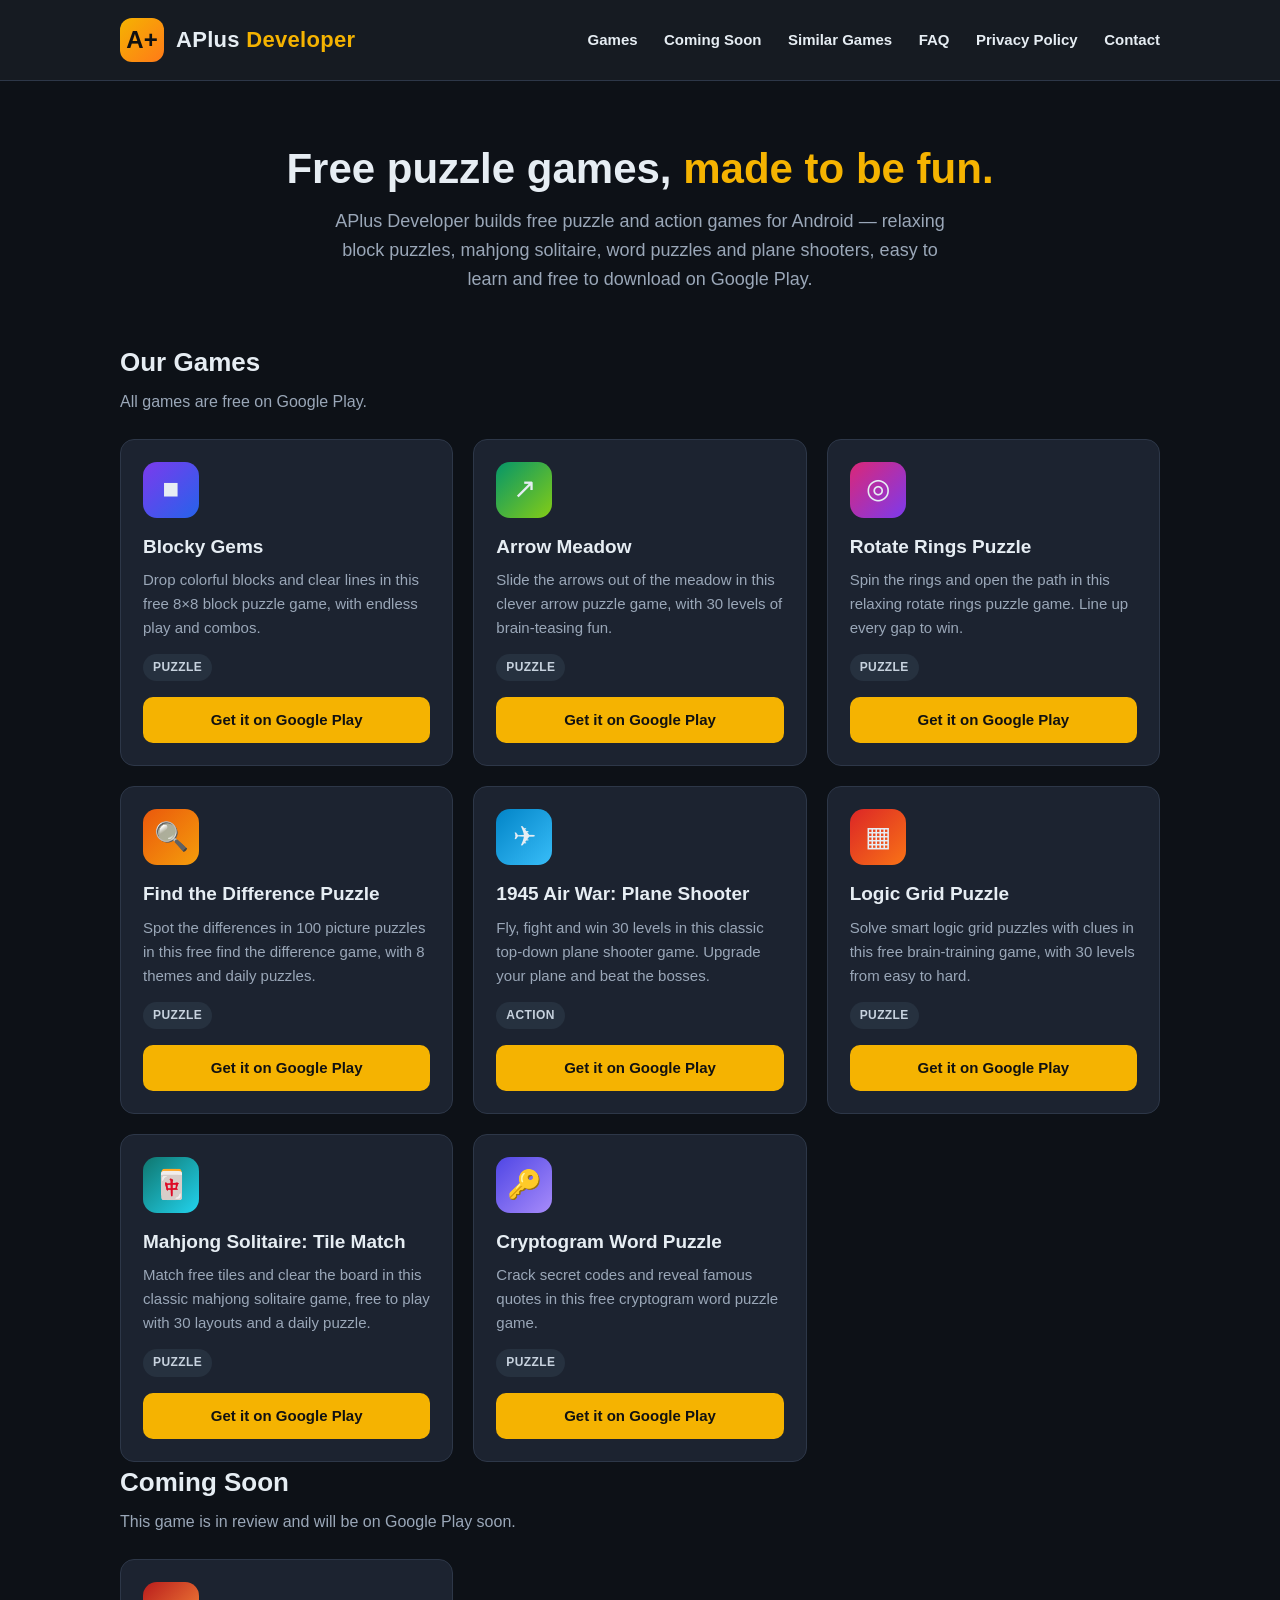
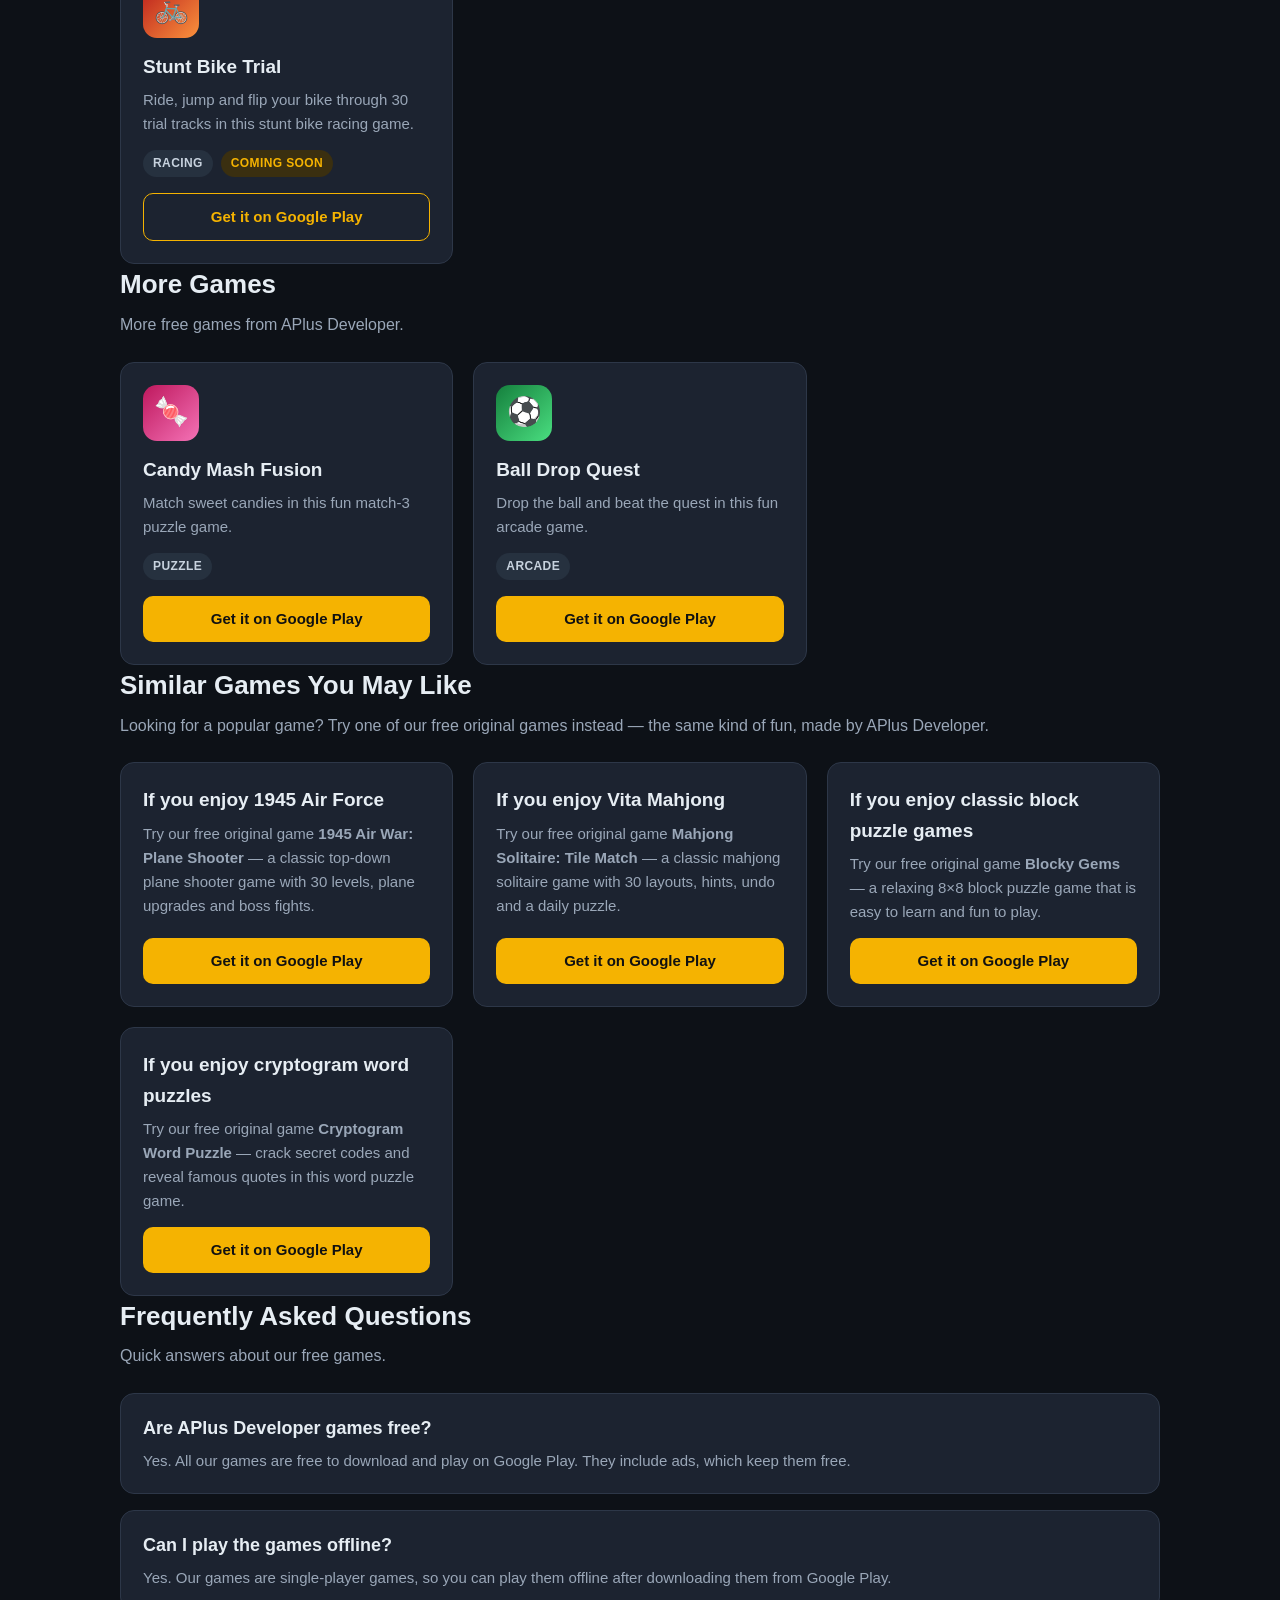
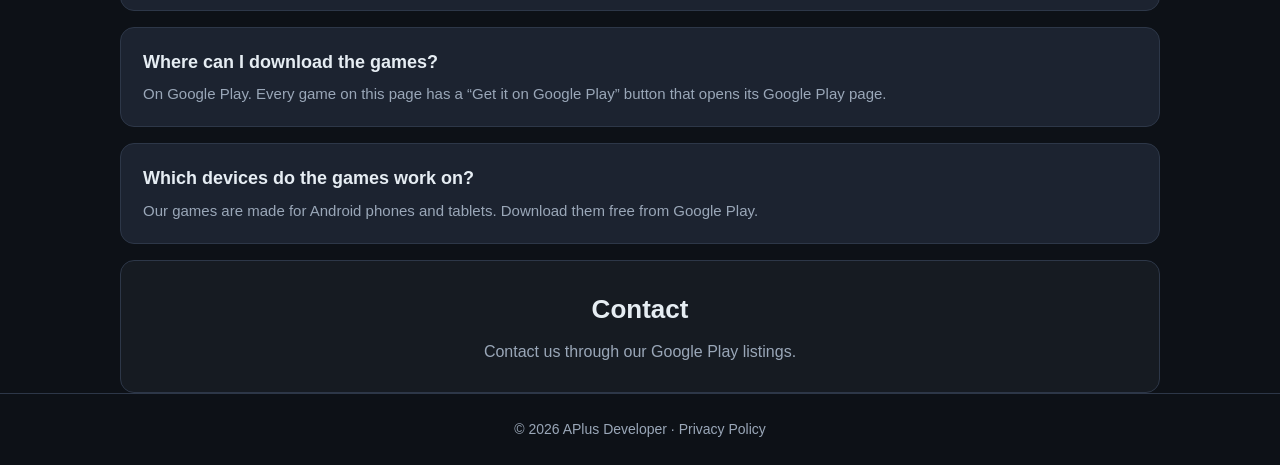
<file: index.html>
<!DOCTYPE html>
<html lang="en">
<head>
<meta charset="UTF-8">
<meta name="viewport" content="width=device-width, initial-scale=1.0">
<title>Free Puzzle &amp; Plane Shooter Games | APlus Developer</title>
<meta name="description" content="Play free puzzle games on Google Play: Blocky Gems block puzzle, Mahjong Solitaire, Cryptogram word puzzle, Logic Grid and 1945 Air War plane shooter.">
<link rel="canonical" href="https://aplus-developer.netlify.app/">
<meta property="og:type" content="website">
<meta property="og:title" content="Free Puzzle &amp; Plane Shooter Games | APlus Developer">
<meta property="og:description" content="Free puzzle and action games for Android from APlus Developer — block puzzle, mahjong solitaire, cryptogram, logic grid, find the difference and plane shooter.">
<meta property="og:url" content="https://aplus-developer.netlify.app/">
<link rel="stylesheet" href="style.css">
<script type="application/ld+json">
{
  "@context": "https://schema.org",
  "@graph": [
    {
      "@type": "WebSite",
      "name": "APlus Developer",
      "url": "https://aplus-developer.netlify.app/",
      "description": "Free puzzle and action games for Android from APlus Developer, available on Google Play."
    },
    {
      "@type": "MobileApplication",
      "name": "Blocky Gems",
      "operatingSystem": "Android",
      "applicationCategory": "Game",
      "description": "Drop colorful blocks and clear lines in this free 8x8 block puzzle game.",
      "offers": {"@type": "Offer", "price": "0", "priceCurrency": "USD"},
      "author": {"@type": "Organization", "name": "APlus Developer"},
      "installUrl": "https://play.google.com/store/apps/details?id=com.aplusdeveloper.blockygems"
    },
    {
      "@type": "MobileApplication",
      "name": "Arrow Meadow",
      "operatingSystem": "Android",
      "applicationCategory": "Game",
      "description": "Slide the arrows out of the meadow in this clever arrow puzzle game with 30 levels.",
      "offers": {"@type": "Offer", "price": "0", "priceCurrency": "USD"},
      "author": {"@type": "Organization", "name": "APlus Developer"},
      "installUrl": "https://play.google.com/store/apps/details?id=com.aplusdeveloper.arrowmeadow"
    },
    {
      "@type": "MobileApplication",
      "name": "Rotate Rings Puzzle",
      "operatingSystem": "Android",
      "applicationCategory": "Game",
      "description": "Spin the rings and open the path in this relaxing rotate rings puzzle game.",
      "offers": {"@type": "Offer", "price": "0", "priceCurrency": "USD"},
      "author": {"@type": "Organization", "name": "APlus Developer"},
      "installUrl": "https://play.google.com/store/apps/details?id=com.aplusdeveloper.rotaterings"
    },
    {
      "@type": "MobileApplication",
      "name": "Find the Difference Puzzle",
      "operatingSystem": "Android",
      "applicationCategory": "Game",
      "description": "Spot the differences in 100 picture puzzles in this free find the difference game.",
      "offers": {"@type": "Offer", "price": "0", "priceCurrency": "USD"},
      "author": {"@type": "Organization", "name": "APlus Developer"},
      "installUrl": "https://play.google.com/store/apps/details?id=com.aplusdeveloper.findthedifference"
    },
    {
      "@type": "MobileApplication",
      "name": "1945 Air War: Plane Shooter",
      "operatingSystem": "Android",
      "applicationCategory": "Game",
      "description": "Fly, fight and win 30 levels in this classic top-down plane shooter game.",
      "offers": {"@type": "Offer", "price": "0", "priceCurrency": "USD"},
      "author": {"@type": "Organization", "name": "APlus Developer"},
      "installUrl": "https://play.google.com/store/apps/details?id=com.aplusdeveloper.airwar1945"
    },
    {
      "@type": "MobileApplication",
      "name": "Logic Grid Puzzle",
      "operatingSystem": "Android",
      "applicationCategory": "Game",
      "description": "Solve smart logic grid puzzles with clues in this free brain-training game.",
      "offers": {"@type": "Offer", "price": "0", "priceCurrency": "USD"},
      "author": {"@type": "Organization", "name": "APlus Developer"},
      "installUrl": "https://play.google.com/store/apps/details?id=com.aplusdeveloper.logicgridpuzzle"
    },
    {
      "@type": "MobileApplication",
      "name": "Mahjong Solitaire: Tile Match",
      "operatingSystem": "Android",
      "applicationCategory": "Game",
      "description": "Match free tiles and clear the board in this classic mahjong solitaire game with 30 layouts.",
      "offers": {"@type": "Offer", "price": "0", "priceCurrency": "USD"},
      "author": {"@type": "Organization", "name": "APlus Developer"},
      "installUrl": "https://play.google.com/store/apps/details?id=com.aplusdeveloper.mahjongsolitaire"
    },
    {
      "@type": "MobileApplication",
      "name": "Cryptogram Word Puzzle",
      "operatingSystem": "Android",
      "applicationCategory": "Game",
      "description": "Crack secret codes and reveal famous quotes in this free cryptogram word puzzle game.",
      "offers": {"@type": "Offer", "price": "0", "priceCurrency": "USD"},
      "author": {"@type": "Organization", "name": "APlus Developer"},
      "installUrl": "https://play.google.com/store/apps/details?id=com.aplusdeveloper.cryptogram"
    },
    {
      "@type": "MobileApplication",
      "name": "Candy Mash Fusion",
      "operatingSystem": "Android",
      "applicationCategory": "Game",
      "description": "Match sweet candies in this fun match-3 puzzle game.",
      "offers": {"@type": "Offer", "price": "0", "priceCurrency": "USD"},
      "author": {"@type": "Organization", "name": "APlus Developer"},
      "installUrl": "https://play.google.com/store/apps/details?id=com.alioty.terwcomb"
    },
    {
      "@type": "MobileApplication",
      "name": "Ball Drop Quest",
      "operatingSystem": "Android",
      "applicationCategory": "Game",
      "description": "Drop the ball and beat the quest in this fun arcade game.",
      "offers": {"@type": "Offer", "price": "0", "priceCurrency": "USD"},
      "author": {"@type": "Organization", "name": "APlus Developer"},
      "installUrl": "https://play.google.com/store/apps/details?id=com.aliabb.dropest"
    },
    {
      "@type": "FAQPage",
      "mainEntity": [
        {
          "@type": "Question",
          "name": "Are APlus Developer games free?",
          "acceptedAnswer": {"@type": "Answer", "text": "Yes. All our games are free to download and play on Google Play. They include ads, which keep them free."}
        },
        {
          "@type": "Question",
          "name": "Can I play the games offline?",
          "acceptedAnswer": {"@type": "Answer", "text": "Yes. Our games are single-player games, so you can play them offline after downloading them from Google Play."}
        },
        {
          "@type": "Question",
          "name": "Where can I download the games?",
          "acceptedAnswer": {"@type": "Answer", "text": "On Google Play. Every game on this page has a 'Get it on Google Play' button that opens its Google Play page."}
        },
        {
          "@type": "Question",
          "name": "Which devices do the games work on?",
          "acceptedAnswer": {"@type": "Answer", "text": "Our games are made for Android phones and tablets. Download them free from Google Play."}
        }
      ]
    }
  ]
}
</script>
</head>
<body>

<header>
  <div class="container header-inner">
    <div class="logo">
      <div class="logo-mark">A+</div>
      <div class="logo-name">APlus <span>Developer</span></div>
    </div>
    <nav>
      <a href="#games">Games</a>
      <a href="#coming-soon">Coming Soon</a>
      <a href="#similar">Similar Games</a>
      <a href="#faq">FAQ</a>
      <a href="privacy-policy.html">Privacy Policy</a>
      <a href="#contact">Contact</a>
    </nav>
  </div>
</header>

<main>
  <div class="hero">
    <h1>Free puzzle games, <span>made to be fun.</span></h1>
    <p>APlus Developer builds free puzzle and action games for Android — relaxing block puzzles, mahjong solitaire, word puzzles and plane shooters, easy to learn and free to download on Google Play.</p>
  </div>

  <section id="games" class="container">
    <h2>Our Games</h2>
    <p class="sub">All games are free on Google Play.</p>
    <div class="grid">

      <div class="card">
        <div class="card-icon i-gems">&#x25A0;</div>
        <h3>Blocky Gems</h3>
        <p>Drop colorful blocks and clear lines in this free 8&times;8 block puzzle game, with endless play and combos.</p>
        <div class="tags"><span class="tag">Puzzle</span></div>
        <a class="btn" href="https://play.google.com/store/apps/details?id=com.aplusdeveloper.blockygems" target="_blank" rel="noopener">Get it on Google Play</a>
      </div>

      <div class="card">
        <div class="card-icon i-arrow">&#x2197;</div>
        <h3>Arrow Meadow</h3>
        <p>Slide the arrows out of the meadow in this clever arrow puzzle game, with 30 levels of brain-teasing fun.</p>
        <div class="tags"><span class="tag">Puzzle</span></div>
        <a class="btn" href="https://play.google.com/store/apps/details?id=com.aplusdeveloper.arrowmeadow" target="_blank" rel="noopener">Get it on Google Play</a>
      </div>

      <div class="card">
        <div class="card-icon i-rings">&#x25CE;</div>
        <h3>Rotate Rings Puzzle</h3>
        <p>Spin the rings and open the path in this relaxing rotate rings puzzle game. Line up every gap to win.</p>
        <div class="tags"><span class="tag">Puzzle</span></div>
        <a class="btn" href="https://play.google.com/store/apps/details?id=com.aplusdeveloper.rotaterings" target="_blank" rel="noopener">Get it on Google Play</a>
      </div>

      <div class="card">
        <div class="card-icon i-diff">&#x1F50D;</div>
        <h3>Find the Difference Puzzle</h3>
        <p>Spot the differences in 100 picture puzzles in this free find the difference game, with 8 themes and daily puzzles.</p>
        <div class="tags"><span class="tag">Puzzle</span></div>
        <a class="btn" href="https://play.google.com/store/apps/details?id=com.aplusdeveloper.findthedifference" target="_blank" rel="noopener">Get it on Google Play</a>
      </div>

      <div class="card">
        <div class="card-icon i-plane">&#x2708;</div>
        <h3>1945 Air War: Plane Shooter</h3>
        <p>Fly, fight and win 30 levels in this classic top-down plane shooter game. Upgrade your plane and beat the bosses.</p>
        <div class="tags"><span class="tag">Action</span></div>
        <a class="btn" href="https://play.google.com/store/apps/details?id=com.aplusdeveloper.airwar1945" target="_blank" rel="noopener">Get it on Google Play</a>
      </div>

      <div class="card">
        <div class="card-icon i-grid">&#x25A6;</div>
        <h3>Logic Grid Puzzle</h3>
        <p>Solve smart logic grid puzzles with clues in this free brain-training game, with 30 levels from easy to hard.</p>
        <div class="tags"><span class="tag">Puzzle</span></div>
        <a class="btn" href="https://play.google.com/store/apps/details?id=com.aplusdeveloper.logicgridpuzzle" target="_blank" rel="noopener">Get it on Google Play</a>
      </div>

      <div class="card">
        <div class="card-icon i-mahjong">&#x1F004;</div>
        <h3>Mahjong Solitaire: Tile Match</h3>
        <p>Match free tiles and clear the board in this classic mahjong solitaire game, free to play with 30 layouts and a daily puzzle.</p>
        <div class="tags"><span class="tag">Puzzle</span></div>
        <a class="btn" href="https://play.google.com/store/apps/details?id=com.aplusdeveloper.mahjongsolitaire" target="_blank" rel="noopener">Get it on Google Play</a>
      </div>

      <div class="card">
        <div class="card-icon i-crypto">&#x1F511;</div>
        <h3>Cryptogram Word Puzzle</h3>
        <p>Crack secret codes and reveal famous quotes in this free cryptogram word puzzle game.</p>
        <div class="tags"><span class="tag">Puzzle</span></div>
        <a class="btn" href="https://play.google.com/store/apps/details?id=com.aplusdeveloper.cryptogram" target="_blank" rel="noopener">Get it on Google Play</a>
      </div>

    </div>
  </section>

  <section id="coming-soon" class="container">
    <h2>Coming Soon</h2>
    <p class="sub">This game is in review and will be on Google Play soon.</p>
    <div class="grid">

      <div class="card">
        <div class="card-icon i-bike">&#x1F6B2;</div>
        <h3>Stunt Bike Trial</h3>
        <p>Ride, jump and flip your bike through 30 trial tracks in this stunt bike racing game.</p>
        <div class="tags"><span class="tag">Racing</span><span class="tag soon">Coming Soon</span></div>
        <a class="btn ghost" href="https://play.google.com/store/apps/details?id=com.aplusdeveloper.stuntbiketrial" target="_blank" rel="noopener">Get it on Google Play</a>
      </div>

    </div>
  </section>

  <section id="more-games" class="container">
    <h2>More Games</h2>
    <p class="sub">More free games from APlus Developer.</p>
    <div class="grid">

      <div class="card">
        <div class="card-icon i-candy">&#x1F36C;</div>
        <h3>Candy Mash Fusion</h3>
        <p>Match sweet candies in this fun match-3 puzzle game.</p>
        <div class="tags"><span class="tag">Puzzle</span></div>
        <a class="btn" href="https://play.google.com/store/apps/details?id=com.alioty.terwcomb" target="_blank" rel="noopener">Get it on Google Play</a>
      </div>

      <div class="card">
        <div class="card-icon i-ball">&#x26BD;</div>
        <h3>Ball Drop Quest</h3>
        <p>Drop the ball and beat the quest in this fun arcade game.</p>
        <div class="tags"><span class="tag">Arcade</span></div>
        <a class="btn" href="https://play.google.com/store/apps/details?id=com.aliabb.dropest" target="_blank" rel="noopener">Get it on Google Play</a>
      </div>

    </div>
  </section>

  <section id="similar" class="container">
    <h2>Similar Games You May Like</h2>
    <p class="sub">Looking for a popular game? Try one of our free original games instead — the same kind of fun, made by APlus Developer.</p>
    <div class="grid">

      <div class="card">
        <h3>If you enjoy 1945 Air Force</h3>
        <p>Try our free original game <strong>1945 Air War: Plane Shooter</strong> — a classic top-down plane shooter game with 30 levels, plane upgrades and boss fights.</p>
        <a class="btn" href="https://play.google.com/store/apps/details?id=com.aplusdeveloper.airwar1945" target="_blank" rel="noopener">Get it on Google Play</a>
      </div>

      <div class="card">
        <h3>If you enjoy Vita Mahjong</h3>
        <p>Try our free original game <strong>Mahjong Solitaire: Tile Match</strong> — a classic mahjong solitaire game with 30 layouts, hints, undo and a daily puzzle.</p>
        <a class="btn" href="https://play.google.com/store/apps/details?id=com.aplusdeveloper.mahjongsolitaire" target="_blank" rel="noopener">Get it on Google Play</a>
      </div>

      <div class="card">
        <h3>If you enjoy classic block puzzle games</h3>
        <p>Try our free original game <strong>Blocky Gems</strong> — a relaxing 8&times;8 block puzzle game that is easy to learn and fun to play.</p>
        <a class="btn" href="https://play.google.com/store/apps/details?id=com.aplusdeveloper.blockygems" target="_blank" rel="noopener">Get it on Google Play</a>
      </div>

      <div class="card">
        <h3>If you enjoy cryptogram word puzzles</h3>
        <p>Try our free original game <strong>Cryptogram Word Puzzle</strong> — crack secret codes and reveal famous quotes in this word puzzle game.</p>
        <a class="btn" href="https://play.google.com/store/apps/details?id=com.aplusdeveloper.cryptogram" target="_blank" rel="noopener">Get it on Google Play</a>
      </div>

    </div>
  </section>

  <section id="faq" class="container">
    <h2>Frequently Asked Questions</h2>
    <p class="sub">Quick answers about our free games.</p>

    <div class="faq-item">
      <h3>Are APlus Developer games free?</h3>
      <p>Yes. All our games are free to download and play on Google Play. They include ads, which keep them free.</p>
    </div>

    <div class="faq-item">
      <h3>Can I play the games offline?</h3>
      <p>Yes. Our games are single-player games, so you can play them offline after downloading them from Google Play.</p>
    </div>

    <div class="faq-item">
      <h3>Where can I download the games?</h3>
      <p>On Google Play. Every game on this page has a &ldquo;Get it on Google Play&rdquo; button that opens its Google Play page.</p>
    </div>

    <div class="faq-item">
      <h3>Which devices do the games work on?</h3>
      <p>Our games are made for Android phones and tablets. Download them free from Google Play.</p>
    </div>
  </section>

  <section id="contact" class="container">
    <div class="contact">
      <h2>Contact</h2>
      <p>Contact us through our Google Play listings.</p>
    </div>
  </section>
</main>

<footer>
  <div class="container">
    &copy; 2026 APlus Developer &middot; <a href="privacy-policy.html">Privacy Policy</a>
  </div>
</footer>

</body>
</html>
</file>
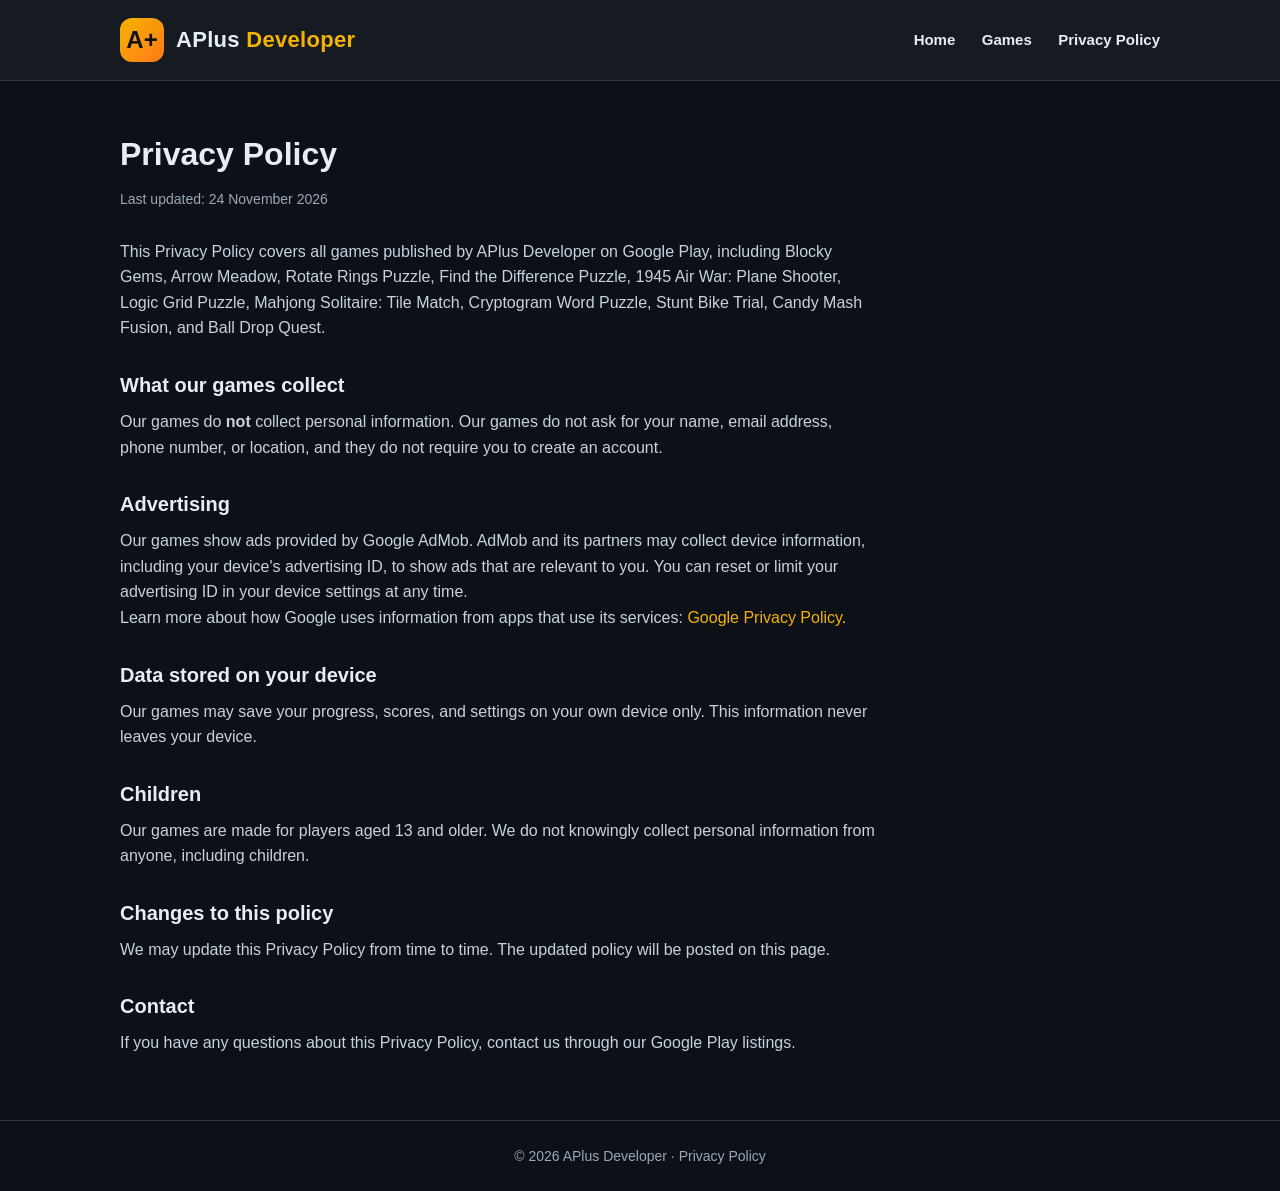
<file: privacy-policy.html>
<!DOCTYPE html>
<html lang="en">
<head>
<meta charset="UTF-8">
<meta name="viewport" content="width=device-width, initial-scale=1.0">
<title>Privacy Policy — APlus Developer</title>
<meta name="description" content="Privacy Policy for the games made by APlus Developer.">
<link rel="stylesheet" href="style.css">
</head>
<body>

<header>
  <div class="container header-inner">
    <div class="logo">
      <div class="logo-mark">A+</div>
      <div class="logo-name">APlus <span>Developer</span></div>
    </div>
    <nav>
      <a href="index.html">Home</a>
      <a href="index.html#games">Games</a>
      <a href="privacy-policy.html">Privacy Policy</a>
    </nav>
  </div>
</header>

<main class="container">
  <div class="policy">
    <h1>Privacy Policy</h1>
    <p class="updated">Last updated: 24 November 2026</p>

    <p>This Privacy Policy covers all games published by APlus Developer on Google Play, including Blocky Gems, Arrow Meadow, Rotate Rings Puzzle, Find the Difference Puzzle, 1945 Air War: Plane Shooter, Logic Grid Puzzle, Mahjong Solitaire: Tile Match, Cryptogram Word Puzzle, Stunt Bike Trial, Candy Mash Fusion, and Ball Drop Quest.</p>

    <h2>What our games collect</h2>
    <p>Our games do <strong>not</strong> collect personal information. Our games do not ask for your name, email address, phone number, or location, and they do not require you to create an account.</p>

    <h2>Advertising</h2>
    <p>Our games show ads provided by Google AdMob. AdMob and its partners may collect device information, including your device's advertising ID, to show ads that are relevant to you. You can reset or limit your advertising ID in your device settings at any time.</p>
    <p>Learn more about how Google uses information from apps that use its services: <a href="https://policies.google.com/privacy" target="_blank" rel="noopener">Google Privacy Policy</a>.</p>

    <h2>Data stored on your device</h2>
    <p>Our games may save your progress, scores, and settings on your own device only. This information never leaves your device.</p>

    <h2>Children</h2>
    <p>Our games are made for players aged 13 and older. We do not knowingly collect personal information from anyone, including children.</p>

    <h2>Changes to this policy</h2>
    <p>We may update this Privacy Policy from time to time. The updated policy will be posted on this page.</p>

    <h2>Contact</h2>
    <p>If you have any questions about this Privacy Policy, contact us through our Google Play listings.</p>
  </div>
</main>

<footer>
  <div class="container">
    &copy; 2026 APlus Developer &middot; <a href="privacy-policy.html">Privacy Policy</a>
  </div>
</footer>

</body>
</html>
</file>
<file: style.css>
:root {
  --bg: #0d1117;
  --bg-soft: #161b22;
  --card: #1c2330;
  --card-border: #2d3748;
  --text: #e6edf3;
  --muted: #9aa7b8;
  --accent: #f5b301;
  --accent-dark: #c98f00;
  --green: #2ea043;
  --radius: 14px;
}

* { box-sizing: border-box; margin: 0; padding: 0; }

body {
  background: var(--bg);
  color: var(--text);
  font-family: -apple-system, BlinkMacSystemFont, "Segoe UI", Roboto, Helvetica, Arial, sans-serif;
  line-height: 1.6;
}

a { color: var(--accent); text-decoration: none; }
a:hover { text-decoration: underline; }

.container { max-width: 1080px; margin: 0 auto; padding: 0 20px; }

/* Header */
header {
  background: var(--bg-soft);
  border-bottom: 1px solid var(--card-border);
  padding: 18px 0;
}
.header-inner { display: flex; align-items: center; justify-content: space-between; flex-wrap: wrap; gap: 12px; }
.logo { display: flex; align-items: center; gap: 12px; }
.logo-mark {
  width: 44px; height: 44px; border-radius: 12px;
  background: linear-gradient(135deg, var(--accent), #ff7a18);
  display: flex; align-items: center; justify-content: center;
  font-size: 24px; font-weight: 800; color: #111;
}
.logo-name { font-size: 22px; font-weight: 800; letter-spacing: 0.3px; }
.logo-name span { color: var(--accent); }
nav a { margin-left: 22px; color: var(--text); font-weight: 600; font-size: 15px; }
nav a:hover { color: var(--accent); text-decoration: none; }

/* Hero */
.hero { text-align: center; padding: 64px 20px 48px; }
.hero h1 { font-size: 42px; line-height: 1.15; margin-bottom: 14px; }
.hero h1 span { color: var(--accent); }
.hero p { color: var(--muted); font-size: 18px; max-width: 640px; margin: 0 auto; }

/* Section */
section { padding: 20px 0 48px; }
section h2 { font-size: 26px; margin-bottom: 6px; }
section .sub { color: var(--muted); margin-bottom: 24px; }

/* Game grid */
.grid {
  display: grid;
  grid-template-columns: repeat(auto-fill, minmax(300px, 1fr));
  gap: 20px;
}
.card {
  background: var(--card);
  border: 1px solid var(--card-border);
  border-radius: var(--radius);
  padding: 22px;
  display: flex; flex-direction: column;
}
.card-icon {
  width: 56px; height: 56px; border-radius: 14px;
  display: flex; align-items: center; justify-content: center;
  font-size: 28px; margin-bottom: 14px;
}
.card h3 { font-size: 19px; margin-bottom: 6px; }
.card p { color: var(--muted); font-size: 15px; flex: 1; margin-bottom: 14px; }
.tags { display: flex; gap: 8px; flex-wrap: wrap; margin-bottom: 16px; }
.tag {
  font-size: 12px; font-weight: 700; letter-spacing: 0.4px;
  padding: 4px 10px; border-radius: 999px;
  background: #26313f; color: #c7d2de; text-transform: uppercase;
}
.tag.soon { background: #3a2f10; color: var(--accent); }
.btn {
  display: inline-block; text-align: center;
  background: var(--accent); color: #111;
  font-weight: 700; font-size: 15px;
  padding: 11px 16px; border-radius: 10px;
}
.btn:hover { background: var(--accent-dark); text-decoration: none; color: #111; }
.btn.ghost {
  background: transparent; color: var(--accent);
  border: 1px solid var(--accent);
}
.btn.ghost:hover { background: rgba(245, 179, 1, 0.1); }

/* Icon colors */
.i-gems { background: linear-gradient(135deg, #7c3aed, #2563eb); }
.i-arrow { background: linear-gradient(135deg, #059669, #84cc16); }
.i-rings { background: linear-gradient(135deg, #db2777, #7c3aed); }
.i-diff { background: linear-gradient(135deg, #ea580c, #f59e0b); }
.i-plane { background: linear-gradient(135deg, #0284c7, #38bdf8); }
.i-grid { background: linear-gradient(135deg, #dc2626, #f97316); }
.i-mahjong { background: linear-gradient(135deg, #0f766e, #22d3ee); }
.i-crypto { background: linear-gradient(135deg, #4f46e5, #a78bfa); }
.i-bike { background: linear-gradient(135deg, #b91c1c, #fb923c); }
.i-candy { background: linear-gradient(135deg, #be185d, #f472b6); }
.i-ball { background: linear-gradient(135deg, #15803d, #4ade80); }

/* Contact */
.contact {
  background: var(--bg-soft);
  border: 1px solid var(--card-border);
  border-radius: var(--radius);
  padding: 28px; text-align: center;
}
.contact h2 { margin-bottom: 8px; }
.contact p { color: var(--muted); }

/* Policy page */
.policy { padding: 48px 0 64px; max-width: 760px; }
.policy h1 { font-size: 32px; margin-bottom: 8px; }
.policy .updated { color: var(--muted); font-size: 14px; margin-bottom: 28px; }
.policy h2 { font-size: 20px; margin: 28px 0 8px; }
.policy p, .policy li { color: #c7d2de; }
.policy ul { padding-left: 22px; margin: 8px 0; }
.policy li { margin-bottom: 6px; }

/* FAQ */
.faq-item {
  background: var(--card);
  border: 1px solid var(--card-border);
  border-radius: var(--radius);
  padding: 20px 22px;
  margin-bottom: 16px;
}
.faq-item h3 { font-size: 18px; margin-bottom: 6px; }
.faq-item p { color: var(--muted); font-size: 15px; }

/* Footer */
footer {
  border-top: 1px solid var(--card-border);
  padding: 24px 0; text-align: center; color: var(--muted); font-size: 14px;
}
footer a { color: var(--muted); }
footer a:hover { color: var(--accent); }

@media (max-width: 600px) {
  .hero h1 { font-size: 30px; }
  .hero p { font-size: 16px; }
  nav a { margin-left: 14px; }
}
</file>
